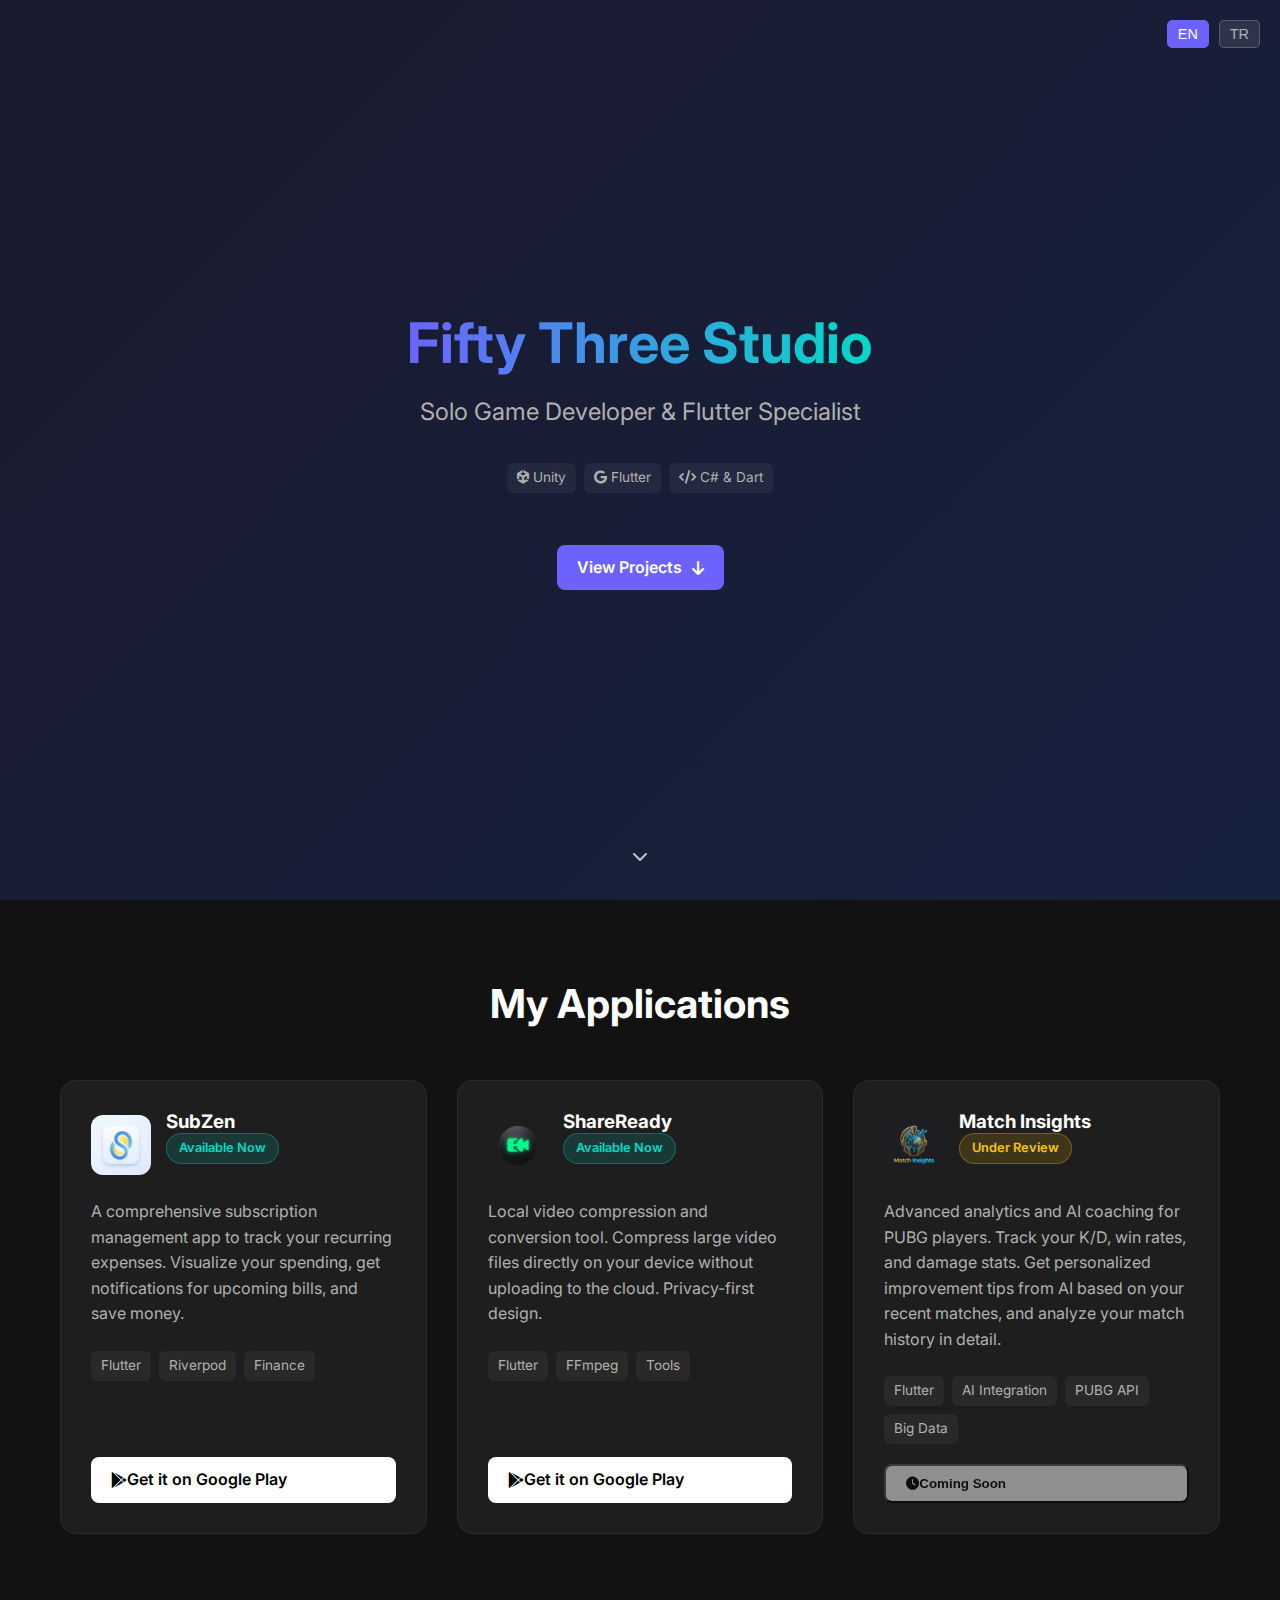
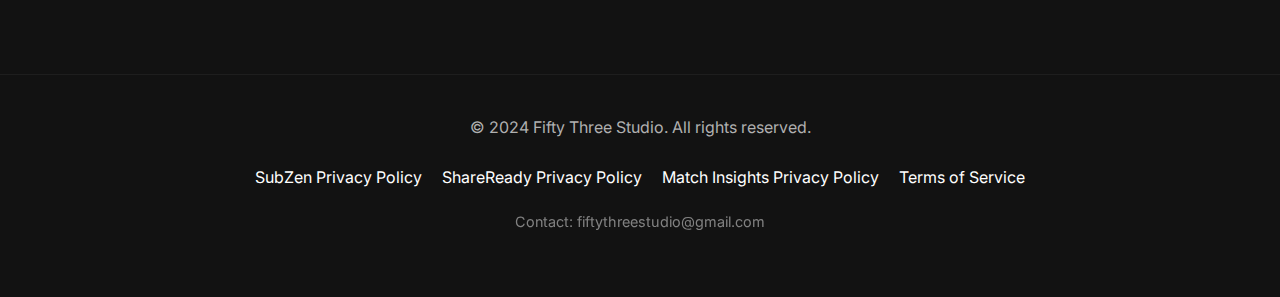
<file: index.html>
<!DOCTYPE html>
<html lang="en">
<head>
    <meta charset="UTF-8">
    <meta name="viewport" content="width=device-width, initial-scale=1.0">
    <title>Fifty Three Studio - Mobile App & Game Developer</title>
    <meta name="description" content="Portfolio of Fifty Three Studio - High quality mobile applications and games built with Flutter and Unity.">
    <link rel="stylesheet" href="style.css">
    <link href="https://fonts.googleapis.com/css2?family=Inter:wght@400;600;700&display=swap" rel="stylesheet">
    <!-- FontAwesome for icons -->
    <link rel="stylesheet" href="https://cdnjs.cloudflare.com/ajax/libs/font-awesome/6.0.0/css/all.min.css">
</head>
<body>

    <!-- Language Switcher -->
    <div class="lang-switch">
        <button class="lang-btn active" onclick="setLanguage('en')">EN</button>
        <button class="lang-btn" onclick="setLanguage('tr')">TR</button>
    </div>

    <!-- Hero Section -->
    <header class="hero">
        <div class="container hero-content">
            <h1 data-i18n="hero_title">Fifty Three Studio</h1>
            <p class="subtitle" data-i18n="hero_subtitle">Solo Game Developer & Flutter Specialist</p>
            <div class="tags" style="justify-content: center; margin-bottom: 2rem;">
                <span class="tag"><i class="fab fa-unity"></i> Unity</span>
                <span class="tag"><i class="fab fa-google"></i> Flutter</span>
                <span class="tag"><i class="fas fa-code"></i> C# & Dart</span>
            </div>
            <a href="#portfolio" class="store-button" style="background: var(--primary-color); color: white;">
                <span data-i18n="view_projects">View Projects</span> <i class="fas fa-arrow-down" style="margin-left: 10px;"></i>
            </a>
        </div>
        <div class="scroll-indicator">
            <i class="fas fa-chevron-down"></i>
        </div>
    </header>

    <!-- Portfolio Section -->
    <section id="portfolio" class="portfolio">
        <div class="container">
            <h2 data-i18n="my_apps">My Applications</h2>
            <div class="projects-grid">
                
                <!-- Project 1: SubZen -->
                <article class="project-card">
                    <div class="card-header">
                        <img src="Assets/Icons/Subzen/app_icon.png" alt="SubZen Icon" class="app-icon-placeholder" style="object-fit: contain; padding: 0; background: transparent;">
                        <div>
                            <h3>SubZen</h3>
                            <span class="status-badge status-live" data-i18n="badge_available">Available Now</span>
                        </div>
                    </div>
                    <div class="card-description">
                        <p data-i18n="desc_subzen">A comprehensive subscription management app to track your recurring expenses. Visualize your spending, get notifications for upcoming bills, and save money.</p>
                        <div class="tags">
                            <span class="tag">Flutter</span>
                            <span class="tag">Riverpod</span>
                            <span class="tag">Finance</span>
                        </div>
                    </div>
                    <a href="https://play.google.com/store/apps/details?id=com.fiftythreestudio.subzen" target="_blank" class="store-button">
                        <i class="fab fa-google-play"></i> <span data-i18n="get_google_play">Get it on Google Play</span>
                    </a>
                </article>

                <!-- Project 2: ShareReady -->
                <article class="project-card">
                    <div class="card-header">
                         <img src="Assets/Icons/ShareReady/app_icon.png" alt="ShareReady Icon" class="app-icon-placeholder" style="object-fit: contain; padding: 0; background: transparent;">
                        <div>
                            <h3>ShareReady</h3>
                            <span class="status-badge status-live" data-i18n="badge_available">Available Now</span>
                        </div>
                    </div>
                    <div class="card-description">
                        <p data-i18n="desc_shareready">Local video compression and conversion tool. Compress large video files directly on your device without uploading to the cloud. Privacy-first design.</p>
                        <div class="tags">
                            <span class="tag">Flutter</span>
                            <span class="tag">FFmpeg</span>
                            <span class="tag">Tools</span>
                        </div>
                    </div>
                    <a href="https://play.google.com/store/apps/details?id=com.fiftythreestudio.shareready" target="_blank" class="store-button">
                        <i class="fab fa-google-play"></i> <span data-i18n="get_google_play">Get it on Google Play</span>
                    </a>
                </article>

                <!-- Project 3: Match Insights for PUBG -->
                <article class="project-card">
                    <div class="card-header">
                        <img src="Assets/Icons/MatchInsightsforPUBG/play_store_icon_512.png" alt="Match Insights Icon" class="app-icon-placeholder" style="object-fit: contain; padding: 0; background: transparent;">
                        <div>
                            <h3>Match Insights</h3>
                            <span class="status-badge status-review" data-i18n="badge_review">Under Review</span>
                        </div>
                    </div>
                    <div class="card-description">
                        <p data-i18n="desc_matchinsights">Advanced analytics and AI coaching for PUBG players. Track your K/D, win rates, and damage stats. Get personalized improvement tips from AI based on your recent matches, and analyze your match history in detail.</p>
                        <div class="tags">
                            <span class="tag">Flutter</span>
                            <span class="tag">AI Integration</span>
                            <span class="tag">PUBG API</span>
                            <span class="tag">Big Data</span>
                        </div>
                    </div>
                    <button class="store-button" style="opacity: 0.5; cursor: not-allowed;" title="Coming Soon">
                        <i class="fas fa-clock"></i> <span data-i18n="coming_soon">Coming Soon</span>
                    </button>
                </article>

            </div>
        </div>
    </section>

    <!-- Footer -->
    <footer>
        <div class="container">
            <p>&copy; 2024 Fifty Three Studio. All rights reserved.</p>
            <div class="footer-links">
                <a href="subzen-privacy.html" data-i18n="policy_subzen">SubZen Privacy Policy</a>
                <a href="shareready-privacy.html" data-i18n="policy_shareready">ShareReady Privacy Policy</a>
                <a href="matchinsights-privacy.html" data-i18n="policy_matchinsights">Match Insights Privacy Policy</a>
                <a href="matchinsights-terms.html" data-i18n="terms_service">Terms of Service</a>
            </div>
            <div style="margin-top: 20px; font-size: 0.9em; opacity: 0.7;">
                <p>Contact: fiftythreestudio@gmail.com</p>
            </div>
        </div>
    </footer>

    <script>
        const translations = {
            en: {
                hero_title: "Fifty Three Studio",
                hero_subtitle: "Solo Game Developer & Flutter Specialist",
                view_projects: "View Projects",
                my_apps: "My Applications",
                badge_available: "Available Now",
                badge_review: "Under Review",
                get_google_play: "Get it on Google Play",
                coming_soon: "Coming Soon",
                desc_subzen: "A comprehensive subscription management app to track your recurring expenses. Visualize your spending, get notifications for upcoming bills, and save money.",
                desc_shareready: "Local video compression and conversion tool. Compress large video files directly on your device without uploading to the cloud. Privacy-first design.",
                desc_matchinsights: "Advanced analytics and AI coaching for PUBG players. Track your K/D, win rates, and damage stats. Get personalized improvement tips from AI based on your recent matches, and analyze your match history in detail.",
                policy_subzen: "SubZen Privacy Policy",
                policy_shareready: "ShareReady Privacy Policy",
                policy_matchinsights: "Match Insights Privacy Policy",
                terms_service: "Terms of Service"
            },
            tr: {
                hero_title: "Fifty Three Studio",
                hero_subtitle: "Bağımsız Oyun & Flutter Uygulama Geliştiricisi",
                view_projects: "Projeleri Gör",
                my_apps: "Uygulamalarım",
                badge_available: "Yayında",
                badge_review: "İncelemede",
                get_google_play: "Google Play'den İndir",
                coming_soon: "Çok Yakında",
                desc_subzen: "Aboneliklerinizi takip etmeniz için kapsamlı bir yönetim uygulaması. Harcamalarınızı görselleştirin, yaklaşan ödemeler için bildirim alın ve tasarruf edin.",
                desc_shareready: "Yerel video sıkıştırma ve dönüştürme aracı. Büyük videoları buluta yüklemeden doğrudan cihazınızda sıkıştırın. Gizlilik odaklı tasarım.",
                desc_matchinsights: "PUBG oyuncuları için gelişmiş analiz ve yapay zeka koçluğu. K/D, kazanma oranı ve hasar istatistiklerini takip edin. AI destekli kişisel gelişim ipuçları alın.",
                policy_subzen: "SubZen Gizlilik Politikası",
                policy_shareready: "ShareReady Gizlilik Politikası",
                policy_matchinsights: "Match Insights Gizlilik Politikası",
                terms_service: "Hizmet Şartları"
            }
        };

        function setLanguage(lang) {
            localStorage.setItem('lang', lang);
            document.documentElement.lang = lang;
            
            // Update buttons state
            document.querySelectorAll('.lang-btn').forEach(btn => {
                btn.classList.toggle('active', btn.textContent.toLowerCase() === lang);
            });

            // Update text content
            document.querySelectorAll('[data-i18n]').forEach(element => {
                const key = element.getAttribute('data-i18n');
                if (translations[lang][key]) {
                    element.innerText = translations[lang][key];
                }
            });
        }

        // Initialize language
        const savedLang = localStorage.getItem('lang') || 'en';
        setLanguage(savedLang);
    </script>
</body>
</html>
</file>
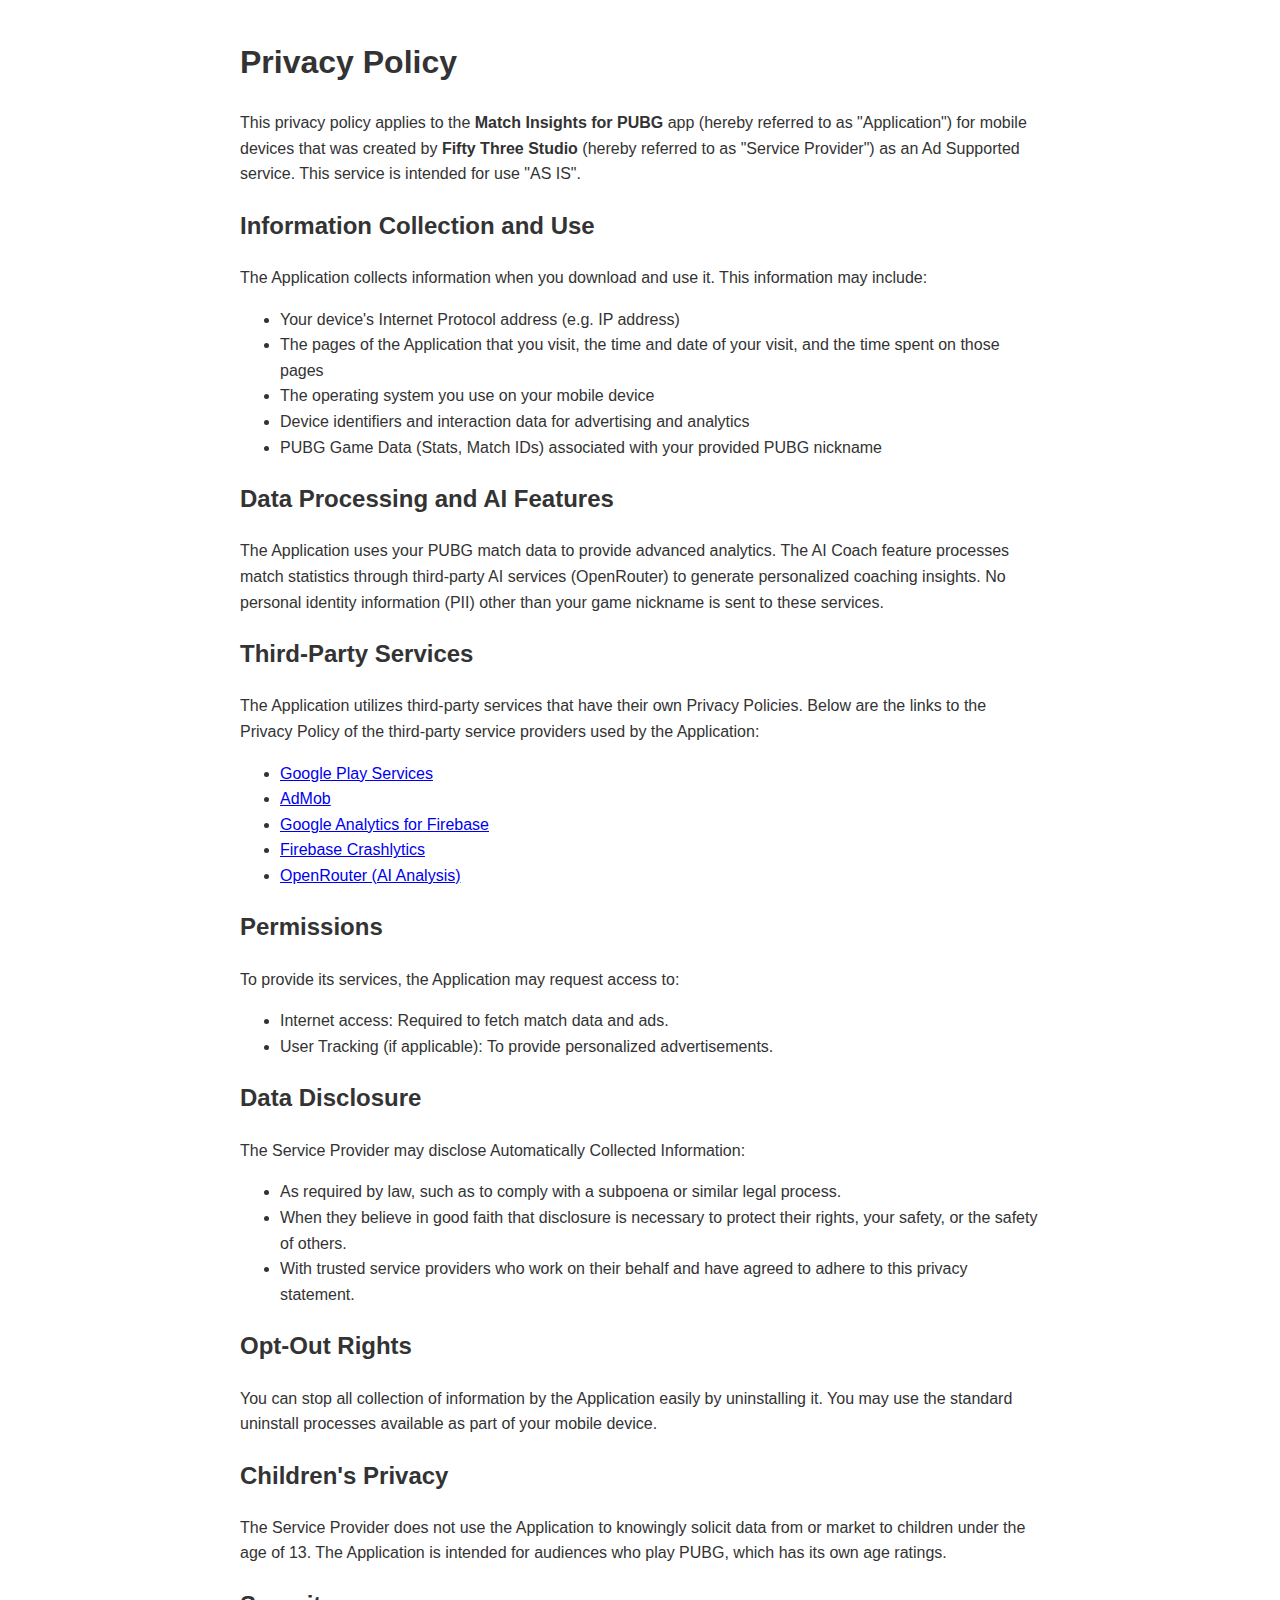
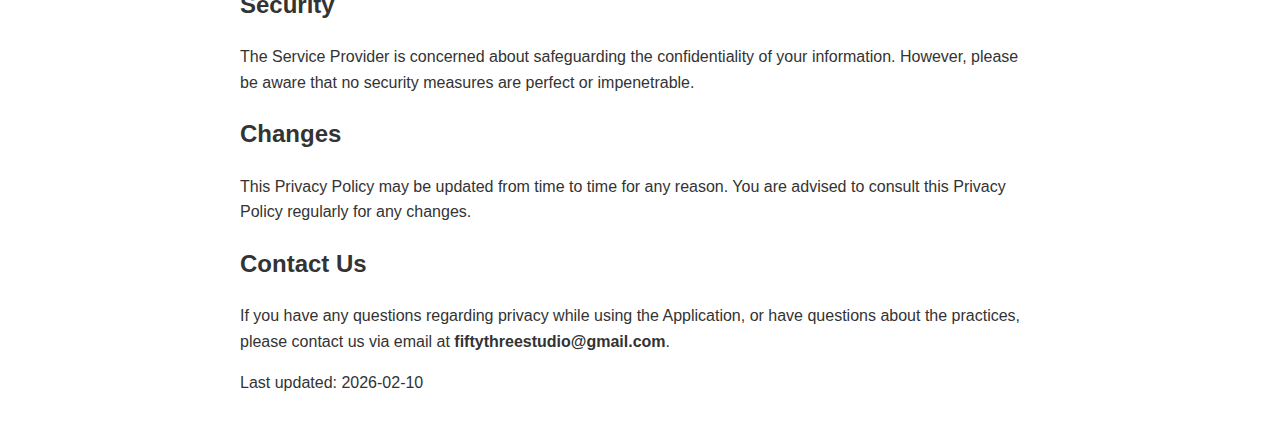
<file: matchinsights-privacy.html>
<!doctype html>
<html>
  <head>
    <meta charset="utf-8" />
    <meta name="viewport" content="width=device-width" />
    <title>Privacy Policy - Match Insights for PUBG</title>
    <style>
      body {
        font-family: "Helvetica Neue", Helvetica, Arial, sans-serif;
        padding: 1em;
        line-height: 1.6;
        color: #333;
        max-width: 800px;
        margin: 0 auto;
      }
    </style>
  </head>
  <body>
    <h1>Privacy Policy</h1>
    <p>
      This privacy policy applies to the
      <strong>Match Insights for PUBG</strong> app (hereby referred to as
      "Application") for mobile devices that was created by
      <strong>Fifty Three Studio</strong> (hereby referred to as "Service
      Provider") as an Ad Supported service. This service is intended for use
      "AS IS".
    </p>

    <h2>Information Collection and Use</h2>
    <p>
      The Application collects information when you download and use it. This
      information may include:
    </p>
    <ul>
      <li>Your device's Internet Protocol address (e.g. IP address)</li>
      <li>
        The pages of the Application that you visit, the time and date of your
        visit, and the time spent on those pages
      </li>
      <li>The operating system you use on your mobile device</li>
      <li>
        Device identifiers and interaction data for advertising and analytics
      </li>
      <li>
        PUBG Game Data (Stats, Match IDs) associated with your provided PUBG
        nickname
      </li>
    </ul>

    <h2>Data Processing and AI Features</h2>
    <p>
      The Application uses your PUBG match data to provide advanced analytics.
      The AI Coach feature processes match statistics through third-party AI
      services (OpenRouter) to generate personalized coaching insights. No
      personal identity information (PII) other than your game nickname is sent
      to these services.
    </p>

    <h2>Third-Party Services</h2>
    <p>
      The Application utilizes third-party services that have their own Privacy
      Policies. Below are the links to the Privacy Policy of the third-party
      service providers used by the Application:
    </p>
    <ul>
      <li>
        <a
          href="https://www.google.com/policies/privacy/"
          target="_blank"
          rel="noopener noreferrer"
          >Google Play Services</a
        >
      </li>
      <li>
        <a
          href="https://support.google.com/admob/answer/6128543?hl=en"
          target="_blank"
          rel="noopener noreferrer"
          >AdMob</a
        >
      </li>
      <li>
        <a
          href="https://firebase.google.com/support/privacy"
          target="_blank"
          rel="noopener noreferrer"
          >Google Analytics for Firebase</a
        >
      </li>
      <li>
        <a
          href="https://firebase.google.com/support/privacy"
          target="_blank"
          rel="noopener noreferrer"
          >Firebase Crashlytics</a
        >
      </li>
      <li>
        <a
          href="https://openrouter.ai/privacy"
          target="_blank"
          rel="noopener noreferrer"
          >OpenRouter (AI Analysis)</a
        >
      </li>
    </ul>

    <h2>Permissions</h2>
    <p>To provide its services, the Application may request access to:</p>
    <ul>
      <li>Internet access: Required to fetch match data and ads.</li>
      <li>
        User Tracking (if applicable): To provide personalized advertisements.
      </li>
    </ul>

    <h2>Data Disclosure</h2>
    <p>
      The Service Provider may disclose Automatically Collected Information:
    </p>
    <ul>
      <li>
        As required by law, such as to comply with a subpoena or similar legal
        process.
      </li>
      <li>
        When they believe in good faith that disclosure is necessary to protect
        their rights, your safety, or the safety of others.
      </li>
      <li>
        With trusted service providers who work on their behalf and have agreed
        to adhere to this privacy statement.
      </li>
    </ul>

    <h2>Opt-Out Rights</h2>
    <p>
      You can stop all collection of information by the Application easily by
      uninstalling it. You may use the standard uninstall processes available as
      part of your mobile device.
    </p>

    <h2>Children's Privacy</h2>
    <p>
      The Service Provider does not use the Application to knowingly solicit
      data from or market to children under the age of 13. The Application is
      intended for audiences who play PUBG, which has its own age ratings.
    </p>

    <h2>Security</h2>
    <p>
      The Service Provider is concerned about safeguarding the confidentiality
      of your information. However, please be aware that no security measures
      are perfect or impenetrable.
    </p>

    <h2>Changes</h2>
    <p>
      This Privacy Policy may be updated from time to time for any reason. You
      are advised to consult this Privacy Policy regularly for any changes.
    </p>

    <h2>Contact Us</h2>
    <p>
      If you have any questions regarding privacy while using the Application,
      or have questions about the practices, please contact us via email at
      <strong>fiftythreestudio@gmail.com</strong>.
    </p>
    <p>Last updated: 2026-02-10</p>
  </body>
</html>
</file>
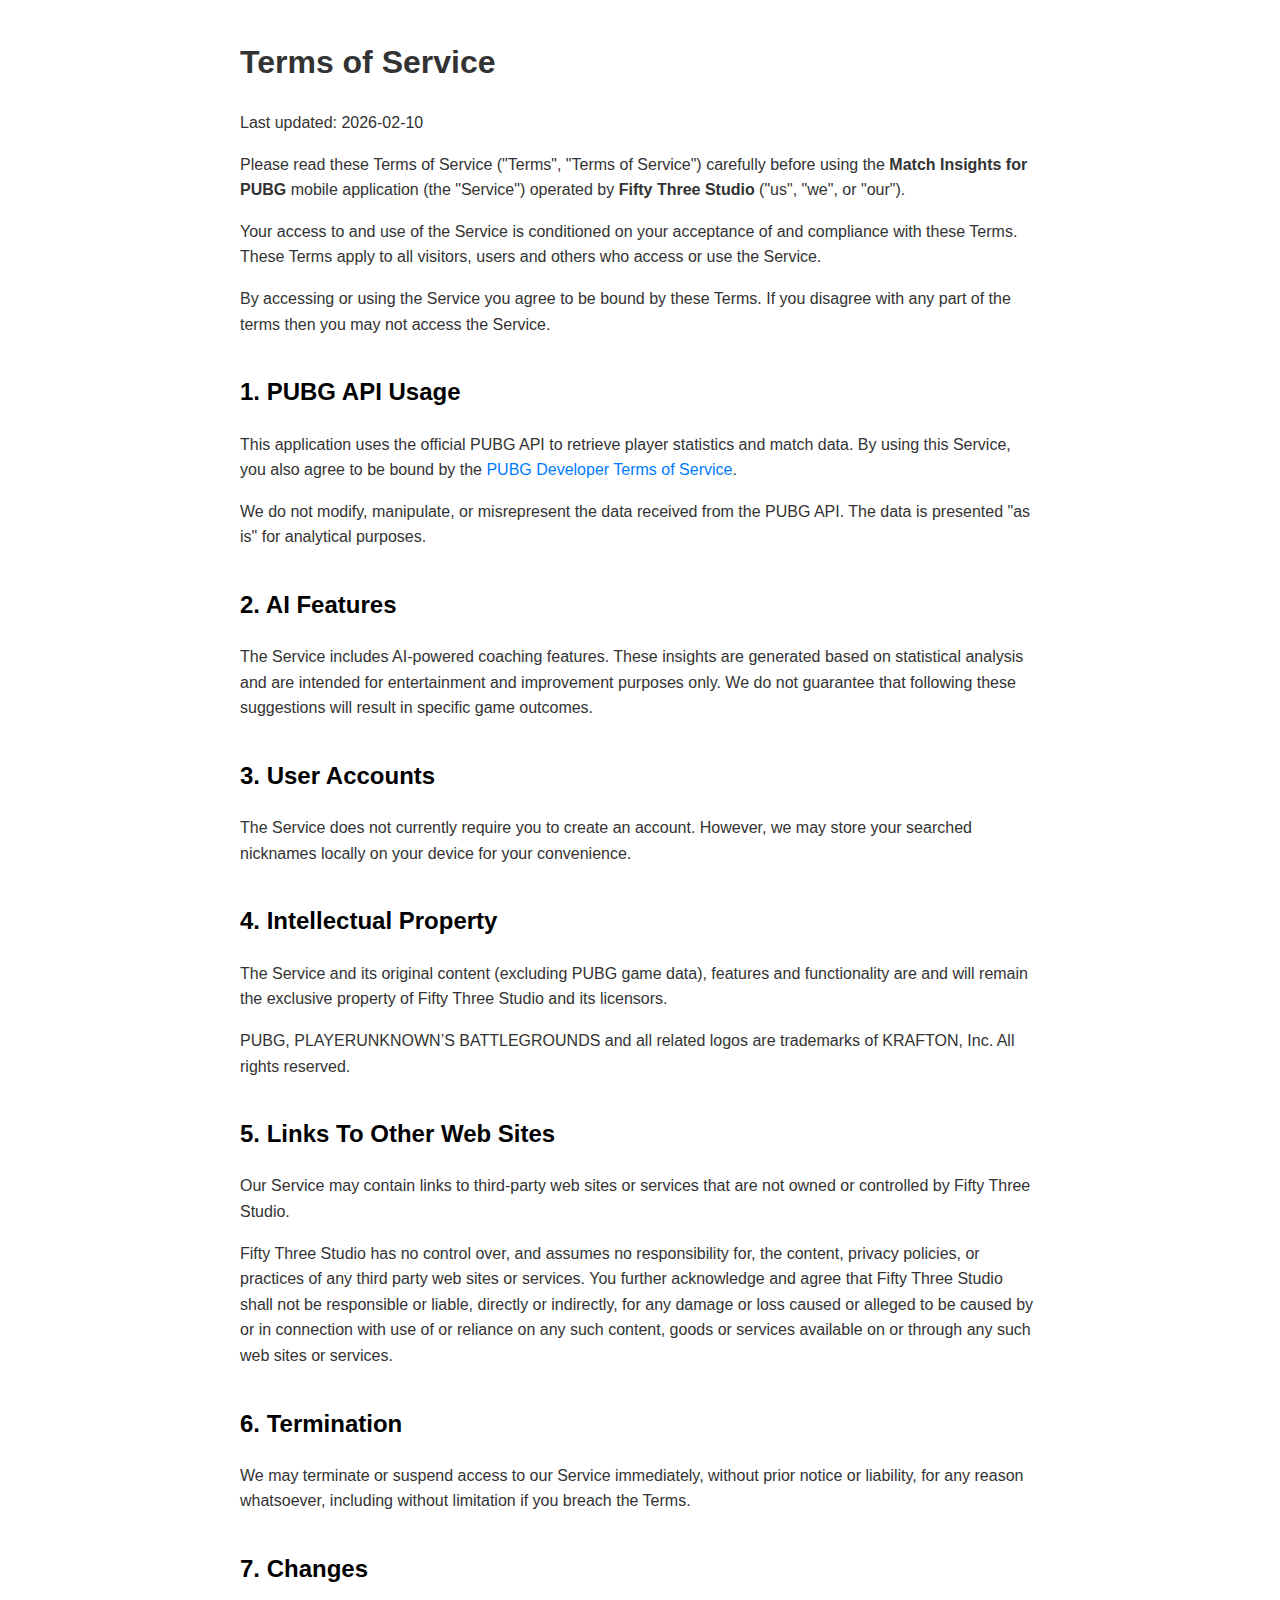
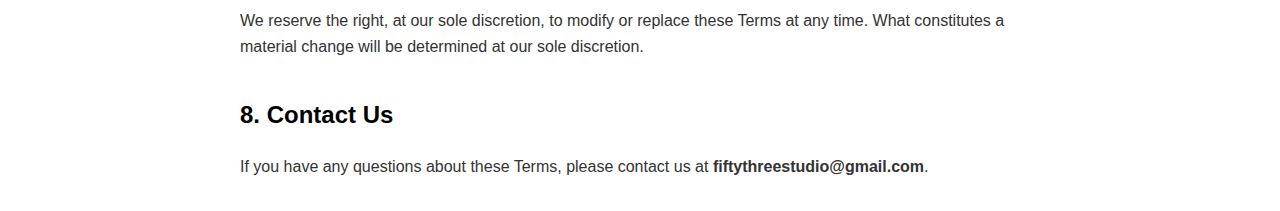
<file: matchinsights-terms.html>
<!DOCTYPE html>
<html>
<head>
    <meta charset='utf-8'>
    <meta name='viewport' content='width=device-width'>
    <title>Terms of Service - Match Insights for PUBG</title>
    <style>
        body { font-family: 'Helvetica Neue', Helvetica, Arial, sans-serif; padding: 1em; line-height: 1.6; color: #333; max-width: 800px; margin: 0 auto; }
        h2 { color: #000; margin-top: 1.5em; }
        h3 { color: #444; }
        ul { padding-left: 1.5em; }
        li { margin-bottom: 0.5em; }
        a { color: #007bff; text-decoration: none; }
        a:hover { text-decoration: underline; }
    </style>
</head>
<body>
    <h1>Terms of Service</h1>
    <p>Last updated: 2026-02-10</p>
    
    <p>Please read these Terms of Service ("Terms", "Terms of Service") carefully before using the <strong>Match Insights for PUBG</strong> mobile application (the "Service") operated by <strong>Fifty Three Studio</strong> ("us", "we", or "our").</p>

    <p>Your access to and use of the Service is conditioned on your acceptance of and compliance with these Terms. These Terms apply to all visitors, users and others who access or use the Service.</p>

    <p>By accessing or using the Service you agree to be bound by these Terms. If you disagree with any part of the terms then you may not access the Service.</p>

    <h2>1. PUBG API Usage</h2>
    <p>This application uses the official PUBG API to retrieve player statistics and match data. By using this Service, you also agree to be bound by the <a href="https://developer.pubg.com/tos" target="_blank">PUBG Developer Terms of Service</a>.</p>
    <p>We do not modify, manipulate, or misrepresent the data received from the PUBG API. The data is presented "as is" for analytical purposes.</p>

    <h2>2. AI Features</h2>
    <p>The Service includes AI-powered coaching features. These insights are generated based on statistical analysis and are intended for entertainment and improvement purposes only. We do not guarantee that following these suggestions will result in specific game outcomes.</p>

    <h2>3. User Accounts</h2>
    <p>The Service does not currently require you to create an account. However, we may store your searched nicknames locally on your device for your convenience.</p>

    <h2>4. Intellectual Property</h2>
    <p>The Service and its original content (excluding PUBG game data), features and functionality are and will remain the exclusive property of Fifty Three Studio and its licensors.</p>
    <p>PUBG, PLAYERUNKNOWN’S BATTLEGROUNDS and all related logos are trademarks of KRAFTON, Inc. All rights reserved.</p>

    <h2>5. Links To Other Web Sites</h2>
    <p>Our Service may contain links to third-party web sites or services that are not owned or controlled by Fifty Three Studio.</p>
    <p>Fifty Three Studio has no control over, and assumes no responsibility for, the content, privacy policies, or practices of any third party web sites or services. You further acknowledge and agree that Fifty Three Studio shall not be responsible or liable, directly or indirectly, for any damage or loss caused or alleged to be caused by or in connection with use of or reliance on any such content, goods or services available on or through any such web sites or services.</p>

    <h2>6. Termination</h2>
    <p>We may terminate or suspend access to our Service immediately, without prior notice or liability, for any reason whatsoever, including without limitation if you breach the Terms.</p>

    <h2>7. Changes</h2>
    <p>We reserve the right, at our sole discretion, to modify or replace these Terms at any time. What constitutes a material change will be determined at our sole discretion.</p>

    <h2>8. Contact Us</h2>
    <p>If you have any questions about these Terms, please contact us at <strong>fiftythreestudio@gmail.com</strong>.</p>
</body>
</html>
</file>
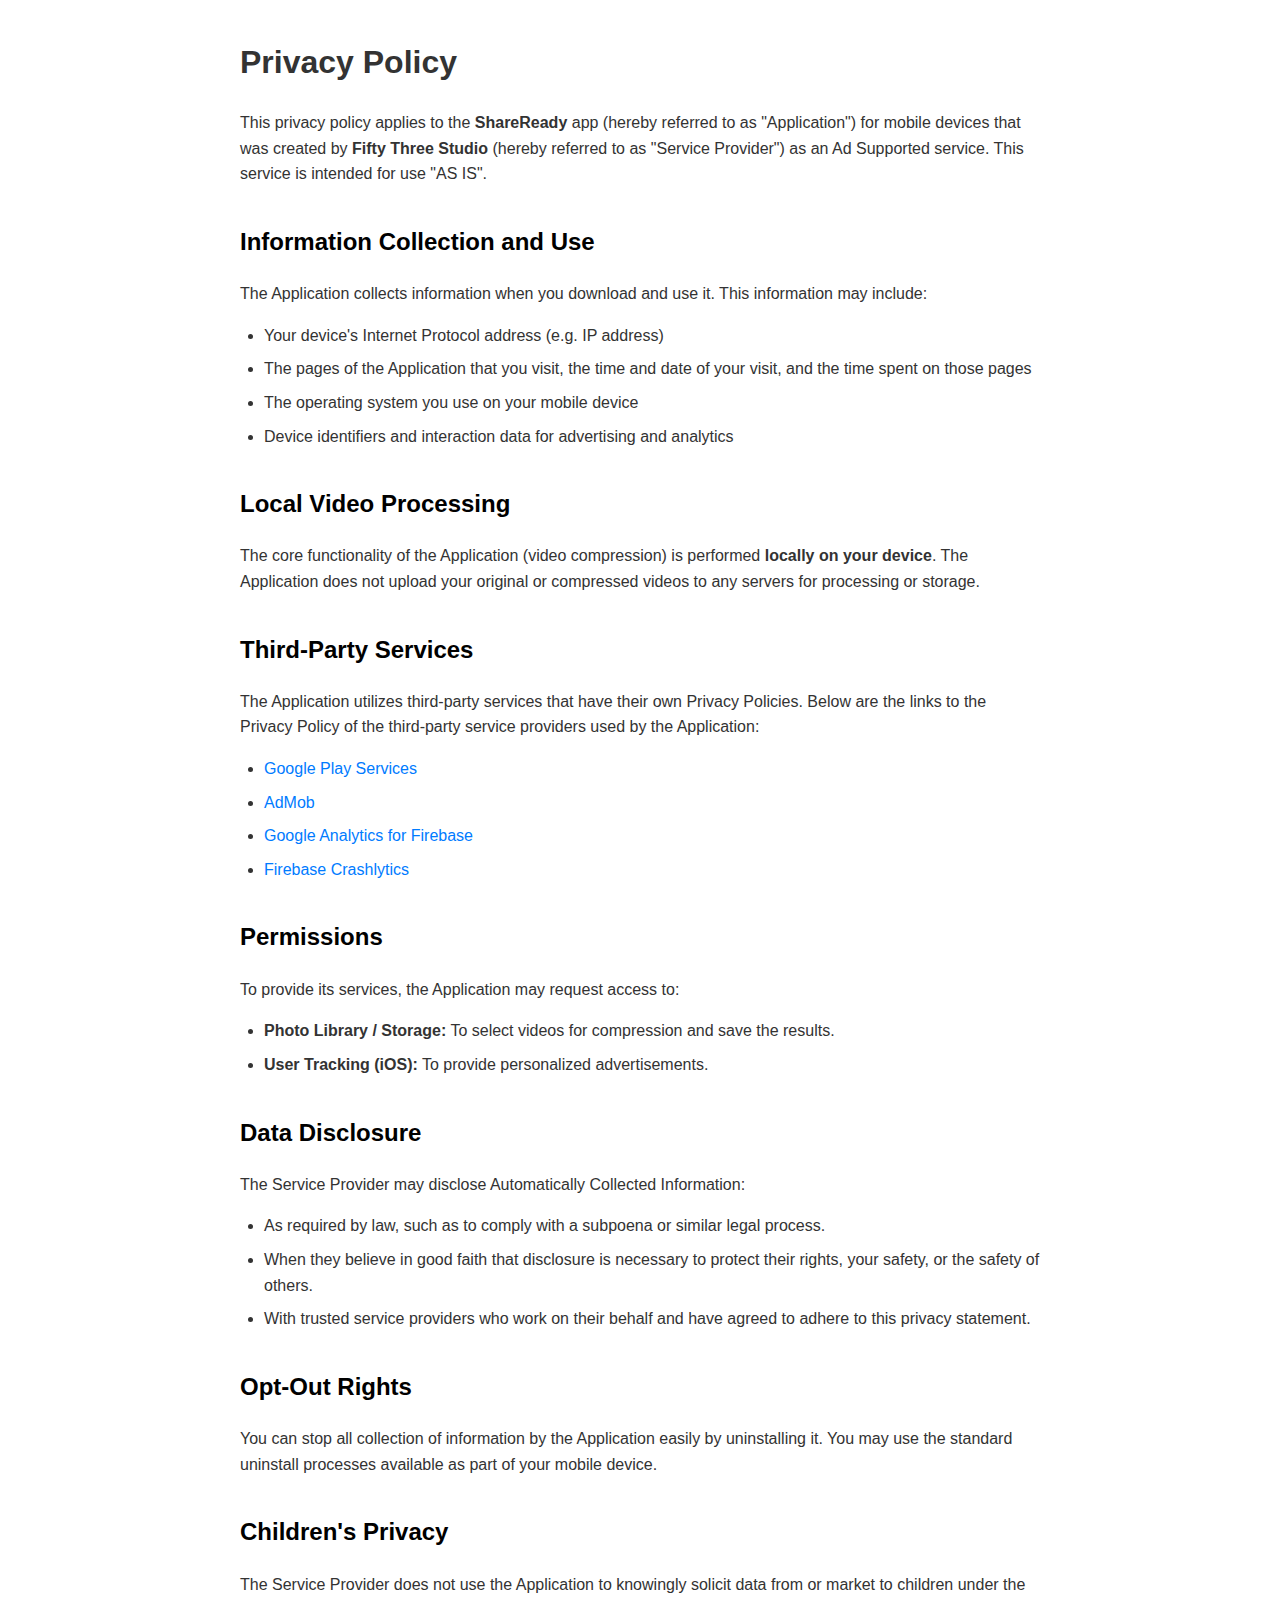
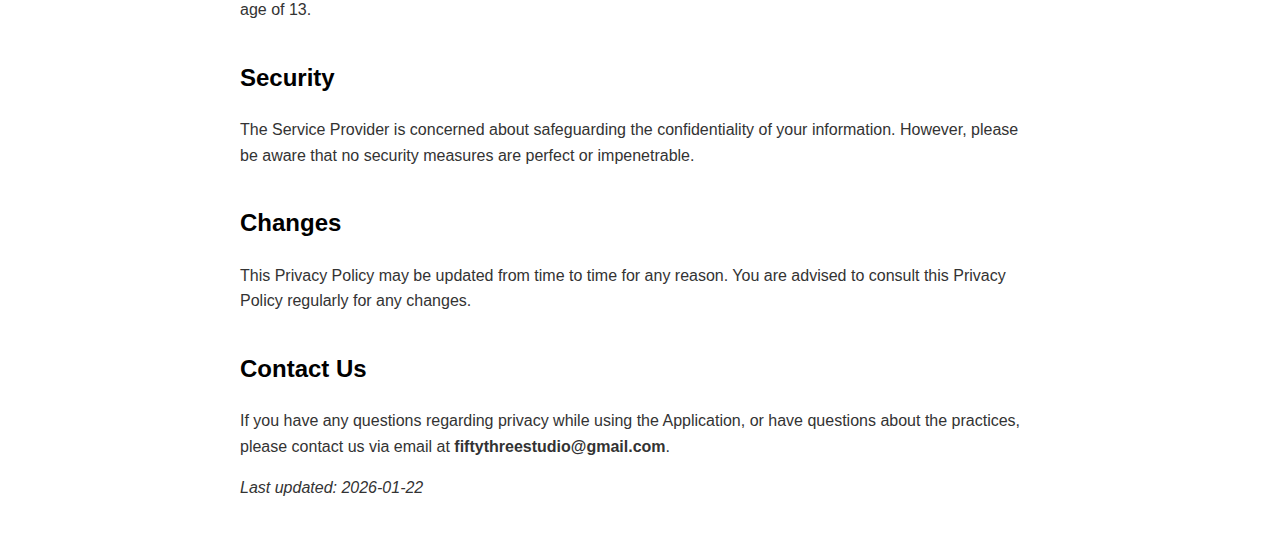
<file: shareready-privacy.html>
<!DOCTYPE html>
<html>
<head>
    <meta charset='utf-8'>
    <meta name='viewport' content='width=device-width'>
    <title>Privacy Policy - ShareReady</title>
    <style>
        body { font-family: 'Helvetica Neue', Helvetica, Arial, sans-serif; padding: 1em; line-height: 1.6; color: #333; max-width: 800px; margin: 0 auto; }
        h2 { color: #000; margin-top: 1.5em; }
        h3 { color: #444; }
        ul { padding-left: 1.5em; }
        li { margin-bottom: 0.5em; }
        a { color: #007bff; text-decoration: none; }
        a:hover { text-decoration: underline; }
    </style>
</head>
<body>
    <h1>Privacy Policy</h1>
    <p>This privacy policy applies to the <strong>ShareReady</strong> app (hereby referred to as "Application") for mobile devices that was created by <strong>Fifty Three Studio</strong> (hereby referred to as "Service Provider") as an Ad Supported service. This service is intended for use "AS IS".</p>
    
    <h2>Information Collection and Use</h2>
    <p>The Application collects information when you download and use it. This information may include:</p>
    <ul>
        <li>Your device's Internet Protocol address (e.g. IP address)</li>
        <li>The pages of the Application that you visit, the time and date of your visit, and the time spent on those pages</li>
        <li>The operating system you use on your mobile device</li>
        <li>Device identifiers and interaction data for advertising and analytics</li>
    </ul>

    <h2>Local Video Processing</h2>
    <p>The core functionality of the Application (video compression) is performed <strong>locally on your device</strong>. The Application does not upload your original or compressed videos to any servers for processing or storage.</p>

    <h2>Third-Party Services</h2>
    <p>The Application utilizes third-party services that have their own Privacy Policies. Below are the links to the Privacy Policy of the third-party service providers used by the Application:</p>
    <ul>
        <li><a href="https://www.google.com/policies/privacy/" target="_blank">Google Play Services</a></li>
        <li><a href="https://support.google.com/admob/answer/6128543?hl=en" target="_blank">AdMob</a></li>
        <li><a href="https://firebase.google.com/support/privacy" target="_blank">Google Analytics for Firebase</a></li>
        <li><a href="https://firebase.google.com/support/privacy" target="_blank">Firebase Crashlytics</a></li>
    </ul>

    <h2>Permissions</h2>
    <p>To provide its services, the Application may request access to:</p>
    <ul>
        <li><strong>Photo Library / Storage:</strong> To select videos for compression and save the results.</li>
        <li><strong>User Tracking (iOS):</strong> To provide personalized advertisements.</li>
    </ul>

    <h2>Data Disclosure</h2>
    <p>The Service Provider may disclose Automatically Collected Information:</p>
    <ul>
        <li>As required by law, such as to comply with a subpoena or similar legal process.</li>
        <li>When they believe in good faith that disclosure is necessary to protect their rights, your safety, or the safety of others.</li>
        <li>With trusted service providers who work on their behalf and have agreed to adhere to this privacy statement.</li>
    </ul>

    <h2>Opt-Out Rights</h2>
    <p>You can stop all collection of information by the Application easily by uninstalling it. You may use the standard uninstall processes available as part of your mobile device.</p>

    <h2>Children's Privacy</h2>
    <p>The Service Provider does not use the Application to knowingly solicit data from or market to children under the age of 13.</p>

    <h2>Security</h2>
    <p>The Service Provider is concerned about safeguarding the confidentiality of your information. However, please be aware that no security measures are perfect or impenetrable.</p>

    <h2>Changes</h2>
    <p>This Privacy Policy may be updated from time to time for any reason. You are advised to consult this Privacy Policy regularly for any changes.</p>

    <h2>Contact Us</h2>
    <p>If you have any questions regarding privacy while using the Application, or have questions about the practices, please contact us via email at <strong>fiftythreestudio@gmail.com</strong>.</p>
    
    <p><em>Last updated: 2026-01-22</em></p>
</body>
</html>
</file>
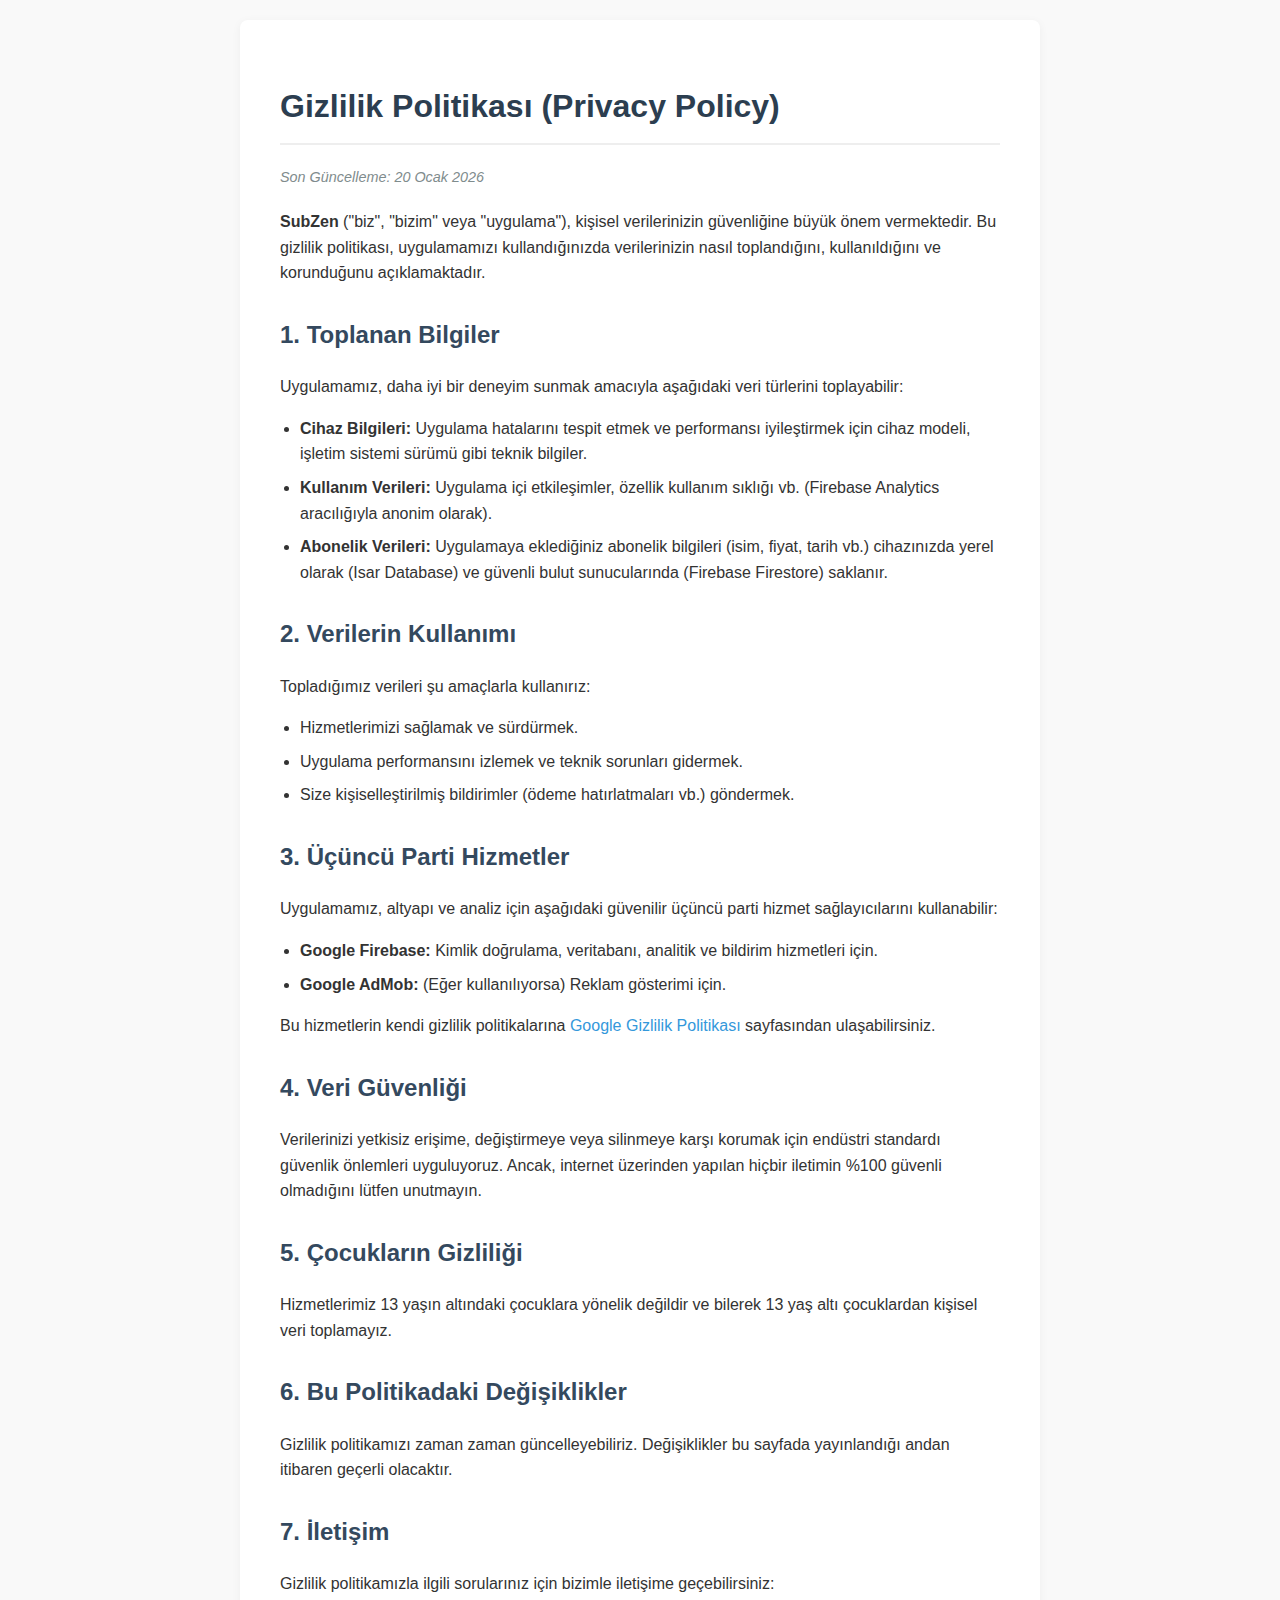
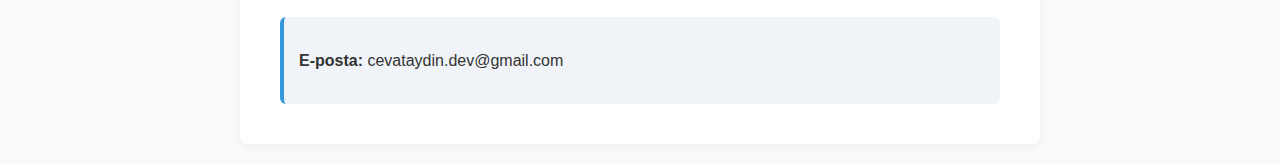
<file: subzen-privacy.html>
<!DOCTYPE html>
<html lang="tr">
<head>
    <meta charset="UTF-8">
    <meta name="viewport" content="width=device-width, initial-scale=1.0">
    <title>SubZen - Gizlilik Politikası</title>
    <style>
        body {
            font-family: -apple-system, BlinkMacSystemFont, "Segoe UI", Roboto, Helvetica, Arial, sans-serif;
            line-height: 1.6;
            color: #333;
            max-width: 800px;
            margin: 0 auto;
            padding: 20px;
            background-color: #f9f9f9;
        }
        .container {
            background-color: white;
            padding: 40px;
            border-radius: 8px;
            box-shadow: 0 2px 10px rgba(0,0,0,0.05);
        }
        h1 {
            color: #2c3e50;
            border-bottom: 2px solid #eee;
            padding-bottom: 10px;
        }
        h2 {
            color: #34495e;
            margin-top: 30px;
        }
        ul {
            padding-left: 20px;
        }
        li {
            margin-bottom: 8px;
        }
        .last-updated {
            color: #7f8c8d;
            font-style: italic;
            font-size: 0.9em;
            margin-bottom: 20px;
        }
        .contact-box {
            background-color: #f0f4f8;
            padding: 15px;
            border-radius: 6px;
            margin-top: 20px;
            border-left: 4px solid #3498db;
        }
        a {
            color: #3498db;
            text-decoration: none;
        }
        a:hover {
            text-decoration: underline;
        }
    </style>
</head>
<body>
    <div class="container">
        <h1>Gizlilik Politikası (Privacy Policy)</h1>
        <p class="last-updated">Son Güncelleme: 20 Ocak 2026</p>

        <p><strong>SubZen</strong> ("biz", "bizim" veya "uygulama"), kişisel verilerinizin güvenliğine büyük önem vermektedir. Bu gizlilik politikası, uygulamamızı kullandığınızda verilerinizin nasıl toplandığını, kullanıldığını ve korunduğunu açıklamaktadır.</p>

        <h2>1. Toplanan Bilgiler</h2>
        <p>Uygulamamız, daha iyi bir deneyim sunmak amacıyla aşağıdaki veri türlerini toplayabilir:</p>
        <ul>
            <li><strong>Cihaz Bilgileri:</strong> Uygulama hatalarını tespit etmek ve performansı iyileştirmek için cihaz modeli, işletim sistemi sürümü gibi teknik bilgiler.</li>
            <li><strong>Kullanım Verileri:</strong> Uygulama içi etkileşimler, özellik kullanım sıklığı vb. (Firebase Analytics aracılığıyla anonim olarak).</li>
            <li><strong>Abonelik Verileri:</strong> Uygulamaya eklediğiniz abonelik bilgileri (isim, fiyat, tarih vb.) cihazınızda yerel olarak (Isar Database) ve güvenli bulut sunucularında (Firebase Firestore) saklanır.</li>
        </ul>

        <h2>2. Verilerin Kullanımı</h2>
        <p>Topladığımız verileri şu amaçlarla kullanırız:</p>
        <ul>
            <li>Hizmetlerimizi sağlamak ve sürdürmek.</li>
            <li>Uygulama performansını izlemek ve teknik sorunları gidermek.</li>
            <li>Size kişiselleştirilmiş bildirimler (ödeme hatırlatmaları vb.) göndermek.</li>
        </ul>

        <h2>3. Üçüncü Parti Hizmetler</h2>
        <p>Uygulamamız, altyapı ve analiz için aşağıdaki güvenilir üçüncü parti hizmet sağlayıcılarını kullanabilir:</p>
        <ul>
            <li><strong>Google Firebase:</strong> Kimlik doğrulama, veritabanı, analitik ve bildirim hizmetleri için.</li>
            <li><strong>Google AdMob:</strong> (Eğer kullanılıyorsa) Reklam gösterimi için.</li>
        </ul>
        <p>Bu hizmetlerin kendi gizlilik politikalarına <a href="https://policies.google.com/privacy" target="_blank">Google Gizlilik Politikası</a> sayfasından ulaşabilirsiniz.</p>

        <h2>4. Veri Güvenliği</h2>
        <p>Verilerinizi yetkisiz erişime, değiştirmeye veya silinmeye karşı korumak için endüstri standardı güvenlik önlemleri uyguluyoruz. Ancak, internet üzerinden yapılan hiçbir iletimin %100 güvenli olmadığını lütfen unutmayın.</p>

        <h2>5. Çocukların Gizliliği</h2>
        <p>Hizmetlerimiz 13 yaşın altındaki çocuklara yönelik değildir ve bilerek 13 yaş altı çocuklardan kişisel veri toplamayız.</p>

        <h2>6. Bu Politikadaki Değişiklikler</h2>
        <p>Gizlilik politikamızı zaman zaman güncelleyebiliriz. Değişiklikler bu sayfada yayınlandığı andan itibaren geçerli olacaktır.</p>

        <h2>7. İletişim</h2>
        <p>Gizlilik politikamızla ilgili sorularınız için bizimle iletişime geçebilirsiniz:</p>
        <div class="contact-box">
            <p><strong>E-posta:</strong> cevataydin.dev@gmail.com</p>
        </div>
    </div>
</body>
</html>
</file>
<file: style.css>
:root {
  --primary-color: #6c63ff;
  --secondary-color: #03dac6;
  --background-dark: #121212;
  --background-card: #1e1e1e;
  --text-primary: #ffffff;
  --text-secondary: #b0b0b0;
  --gradient-bg: linear-gradient(135deg, #1a1a2e 0%, #16213e 100%);
  --card-hover-transform: translateY(-5px);
  --transition-speed: 0.3s;
}

* {
  margin: 0;
  padding: 0;
  box-sizing: border-box;
}

body {
  font-family:
    "Inter",
    -apple-system,
    BlinkMacSystemFont,
    "Segoe UI",
    Roboto,
    sans-serif;
  background: var(--background-dark);
  color: var(--text-primary);
  line-height: 1.6;
  overflow-x: hidden;
}

/* Typography */
h1,
h2,
h3 {
  font-weight: 700;
  line-height: 1.2;
}

h1 {
  font-size: 3.5rem;
  margin-bottom: 1rem;
  background: linear-gradient(
    to right,
    var(--primary-color),
    var(--secondary-color)
  );
  -webkit-background-clip: text;
  -webkit-text-fill-color: transparent;
}

h2 {
  font-size: 2.5rem;
  margin-bottom: 2rem;
  text-align: center;
}

p {
  color: var(--text-secondary);
  margin-bottom: 1.5rem;
}

a {
  text-decoration: none;
  color: inherit;
  transition: var(--transition-speed);
}

/* Layout */
.container {
  max-width: 1200px;
  margin: 0 auto;
  padding: 0 20px;
}

/* Hero Section */
.hero {
  height: 100vh;
  display: flex;
  align-items: center;
  justify-content: center;
  text-align: center;
  background: var(--gradient-bg);
  position: relative;
}

.hero-content {
  z-index: 2;
  animation: fadeIn 1s ease-out;
}

.subtitle {
  font-size: 1.5rem;
  color: var(--text-secondary);
  margin-bottom: 2rem;
}

.scroll-indicator {
  position: absolute;
  bottom: 30px;
  left: 50%;
  transform: translateX(-50%);
  animation: bounce 2s infinite;
  opacity: 0.7;
}

/* Portfolio Section */
.portfolio {
  padding: 80px 0;
  background-color: var(--background-dark);
}

.projects-grid {
  display: grid;
  grid-template-columns: repeat(auto-fit, minmax(300px, 1fr));
  gap: 30px;
  padding: 20px 0;
}

.project-card {
  background: var(--background-card);
  border-radius: 16px;
  padding: 30px;
  transition:
    transform var(--transition-speed),
    box-shadow var(--transition-speed);
  border: 1px solid rgba(255, 255, 255, 0.05);
  display: flex;
  flex-direction: column;
  height: 100%;
}

.project-card:hover {
  transform: var(--card-hover-transform);
  box-shadow: 0 10px 30px rgba(0, 0, 0, 0.3);
  border-color: var(--primary-color);
}

.card-header {
  display: flex;
  align-items: center;
  margin-bottom: 20px;
}

.app-icon-placeholder {
  width: 60px;
  height: 60px;
  background: linear-gradient(
    135deg,
    var(--primary-color),
    var(--secondary-color)
  );
  border-radius: 12px;
  display: flex;
  align-items: center;
  justify-content: center;
  font-size: 24px;
  font-weight: bold;
  color: white;
  margin-right: 15px;
}

.status-badge {
  display: inline-block;
  padding: 4px 12px;
  border-radius: 20px;
  font-size: 0.8rem;
  font-weight: 600;
  margin-bottom: 15px;
}

.status-live {
  background: rgba(3, 218, 198, 0.15);
  color: var(--secondary-color);
  border: 1px solid rgba(3, 218, 198, 0.3);
}

.status-review {
  background: rgba(255, 193, 7, 0.15);
  color: #ffc107;
  border: 1px solid rgba(255, 193, 7, 0.3);
}

.card-description {
  flex-grow: 1;
}

.store-button {
  display: inline-flex;
  align-items: center;
  background: #ffffff;
  color: #000000;
  padding: 10px 20px;
  border-radius: 8px;
  font-weight: 600;
  margin-top: 20px;
  transition: opacity var(--transition-speed);
}

.store-button:hover {
  opacity: 0.9;
}

.store-button img {
  height: 20px;
  margin-right: 10px;
}

/* Tech Stack Tags */
.tags {
  display: flex;
  flex-wrap: wrap;
  gap: 8px;
  margin-top: 15px;
}

.tag {
  background: rgba(255, 255, 255, 0.05);
  padding: 4px 10px;
  border-radius: 6px;
  font-size: 0.85rem;
  color: var(--text-secondary);
}

/* Footer */
footer {
  padding: 40px 0;
  text-align: center;
  border-top: 1px solid rgba(255, 255, 255, 0.05);
  margin-top: 40px;
}

.footer-links {
  margin-top: 20px;
  display: flex;
  justify-content: center;
  gap: 20px;
  flex-wrap: wrap;
}

.footer-links a:hover {
  color: var(--primary-color);
}

/* Language Switcher */
.lang-switch {
    position: absolute;
    top: 20px;
    right: 20px;
    display: flex;
    gap: 10px;
    z-index: 10;
}

.lang-btn {
    background: rgba(255, 255, 255, 0.1);
    border: 1px solid rgba(255, 255, 255, 0.2);
    color: var(--text-secondary);
    padding: 5px 10px;
    border-radius: 5px;
    cursor: pointer;
    font-size: 0.9rem;
    transition: all var(--transition-speed);
}

.lang-btn:hover, .lang-btn.active {
    background: var(--primary-color);
    color: white;
    border-color: var(--primary-color);
}

/* Animations */
@keyframes fadeIn {
  from {
    opacity: 0;
    transform: translateY(20px);
  }
  to {
    opacity: 1;
    transform: translateY(0);
  }
}

@keyframes bounce {
  0%,
  20%,
  50%,
  80%,
  100% {
    transform: translateY(0);
  }
  40% {
    transform: translateY(-10px);
  }
  60% {
    transform: translateY(-5px);
  }
}

/* Responsive */
@media (max-width: 768px) {
  h1 {
    font-size: 2.5rem;
  }
  h2 {
    font-size: 2rem;
  }
  .project-card {
    margin-bottom: 20px;
  }
  .lang-switch { top: 10px; right: 10px; }
}
</file>
